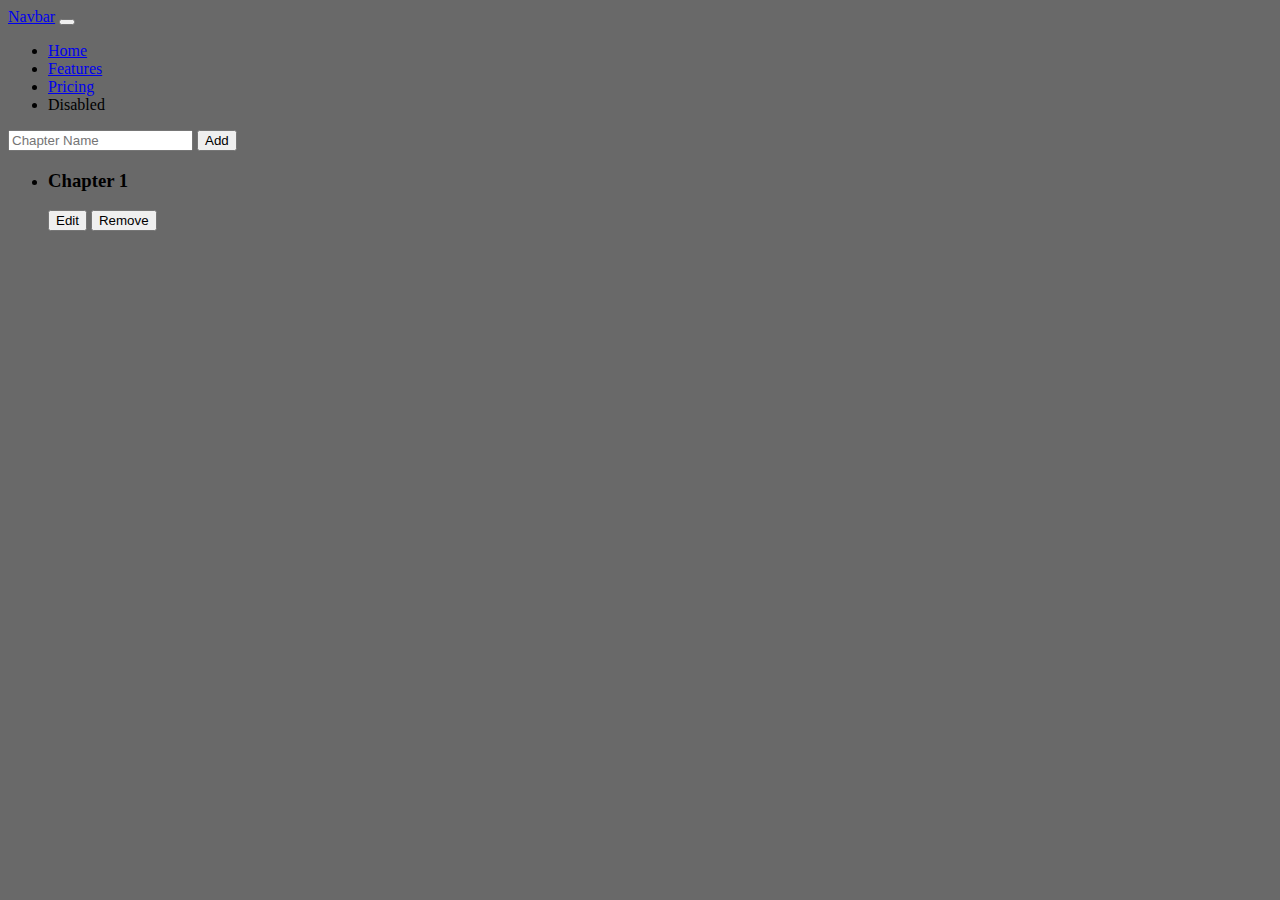
<file: crud_P2.html>
<!DOCTYPE html>
<html lang="en">
<head>
    <meta charset="UTF-8">
    <meta name="viewport" content="width=device-width, initial-scale=1.0">
    <link href="https://cdn.jsdelivr.net/npm/bootstrap@5.3.0/dist/css/bootstrap.min.css" rel="stylesheet" integrity="sha384-9ndCyUaIbzAi2FUVXJi0CjmCapSmO7SnpJef0486qhLnuZ2cdeRhO02iuK6FUUVM" crossorigin="anonymous">
    <title>Add Course Page</title>
    <style>
        body{
            background-color:dimgray;
        }
    </style>
</head>
<body>
    <header>
        <nav class="navbar navbar-expand-lg bg-body-secondary">
            <div class="container-fluid">
              <a class="navbar-brand" href="#">Navbar</a>
              <button class="navbar-toggler" type="button" data-bs-toggle="collapse" data-bs-target="#navbarNav" aria-controls="navbarNav" aria-expanded="false" aria-label="Toggle navigation">
                <span class="navbar-toggler-icon"></span>
              </button>
              <div class="collapse navbar-collapse" id="navbarNav">
                <ul class="navbar-nav">
                  <li class="nav-item">
                    <a class="nav-link active" aria-current="page" href="#">Home</a>
                  </li>
                  <li class="nav-item">
                    <a class="nav-link" href="#">Features</a>
                  </li>
                  <li class="nav-item">
                    <a class="nav-link" href="#">Pricing</a>
                  </li>
                  <li class="nav-item">
                    <a class="nav-link disabled">Disabled</a>
                  </li>
                </ul>
              </div>
            </div>
          </nav>      
    </header>
    <main>
        <div class="container mt-5 col-6">
            <div class="input-group mb-3">
                <input type="text" class="form-control" placeholder="Chapter Name" aria-label="Recipient's username" aria-describedby="button-addon2">
                <button id="add_btn" class="btn btn-outline-dark" type="button" id="button-addon2">Add</button>
            </div>
            <ul id="parentList" class="list-group">
                <li class="list-group-item d-flex justify-content-between">
                  <h3 class="flex-grow-1">Chapter 1</h3>
                  <button class="btn btn-outline-dark me-2" type="button" onClick="editChapter(this)">Edit</button>
                  <button class="btn btn-outline-dark" type="button" onClick="removeChapter(this)">Remove</button>
                </li>
            </ul>
        </div>
    </main>
    <script>
      // Create Operation 
        let addBtn= document.getElementById('add_btn');
        addBtn.addEventListener('click',addChapter);
        let parentList= document.getElementById('parentList');
        function addChapter(e){
          if(parentList.children[0].className=='emptyClass'){
            parentList.children[0].remove();
          }
           let currentBtn = e.currentTarget;
           let currentInput= currentBtn.previousElementSibling; //Grabbing content.
           
           let currChname= currentInput.value;
           let newLi= document.createElement('li');
          //  newLi.classList.add('list-group-item');
          //  newLi.classList.add('d-flex');
          //  newLi.classList.add('justify-content-between');
           newLi.className="list-group-item d-flex justify-content-between";

           newLi.innerHTML=`<h3 class="flex-grow-1">${currChname}</h3>
                  <button class="btn btn-outline-dark me-2" type="button" onClick="editChapter(this)">Edit</button>
                  <button class="btn btn-outline-dark" type="button" onClick="removeChapter(this)">Remove</button>`
           parentList.appendChild(newLi);
        }
        // Remove Operation
        function removeChapter(currElement){
             currElement.parentElement.remove() ;
             if(parentList.children.length<=0){
              let empty= document.createElement('h5');
              empty.classList.add('emptyClass');
              empty.textContent="Nothing to Remove.";
              parentList.appendChild(empty);
             }
              
        }
        // Edit Operation
        function editChapter(currElement){
          if(currElement.textContent=='Done!'){
            currElement.textContent='Edit';
            let currCh = currElement.previousElementSibling.value;
            let inp= document.createElement('h3');
          
           inp.className='flex-grow-1';
          
           inp.textContent= currCh ;
           currElement.parentElement.replaceChild(inp,currElement.previousElementSibling);
          }
          else{
           currElement.textContent='Done!';
           let currCh = currElement.previousElementSibling.textContent;
           let inp= document.createElement('input');
           inp.type='text';
           inp.className='form-control';
           inp.placeholder='Chapter Name';
           inp.value= currCh ;

           currElement.parentElement.replaceChild(inp,currElement.previousElementSibling);
           }
        }
        
        

    </script>
</body>
</html>
</file>
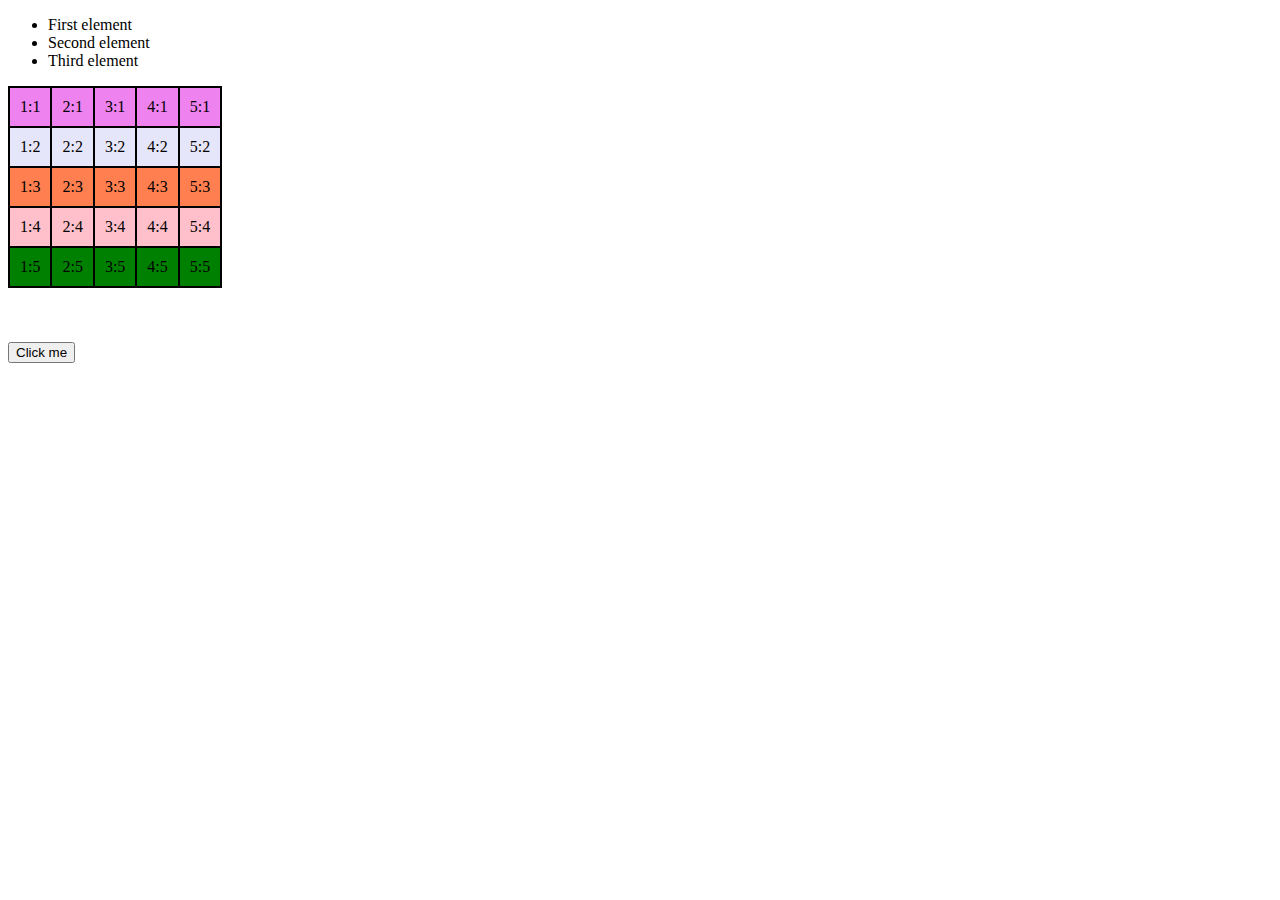
<file: DOM.html>
<!DOCTYPE html>
<html lang="en">
<head>
    <meta charset="UTF-8">
    <meta name="viewport" content="width=device-width, initial-scale=1.0">
    <title>DOM Manipulation</title>
    <style>
        table,tr,td{
            border: 2px solid black;
            border-collapse: collapse;
            padding: 10px;
        }
    </style>
</head>
<body>
        <ul>
            <li>First element</li>
            <li>Second element</li>
            <li>Third element</li>
        </ul>
        <table>
            <tr>
                <td>1:1</td>
                <td>2:1</td>
                <td>3:1</td>
                <td>4:1</td>
                <td>5:1</td>
            </tr>
            <tr>
                <td>1:2</td>
                <td>2:2</td>
                <td>3:2</td>
                <td>4:2</td>
                <td>5:2</td>
            </tr>
            <tr>
                <td>1:3</td>
                <td>2:3</td>
                <td>3:3</td>
                <td>4:3</td>
                <td>5:3</td>
            </tr>
            <tr>
                <td>1:4</td>
                <td>2:4</td>
                <td>3:4</td>
                <td>4:4</td>
                <td>5:4</td>
            </tr>
            <tr>
                <td>1:5</td>
                <td>2:5</td>
                <td>3:5</td>
                <td>4:5</td>
                <td>5:5</td>
            </tr>
        </table>
        <br> <br> <br>
        <button id="clickBtn" onclick="alert('Namaste World')">Click me</button>
        <script>
            //Root node
            console.log(document.documentElement); // window object ke saath attached Global variable is called document. 
            console.log(document.body);
            console.log(document.head);
            //children
            console.log(document.body.childNodes);
            console.log(document.body.children);
            // for (let node of document.body.children){
            //     console.log(node);
            // }
            console.log(document.body.firstChild);
            console.log(document.body.lastChild);
            console.log(document.body.firstElementChild);
            console.log(document.body.lastElementChild);
            console.log('BREAK');
            const childofBody = Array.from(document.body.children); // converting them into array.
            console.log(childofBody);

            //siblings
            console.log("SIBLINGS");
            const ulTag = document.body.children[0]
            console.log(ulTag.nextElementSibling);
            // code is there...
            //Tables
            const tableTag = document.body.children[1];
            console.log(tableTag.tBodies[0].rows[0].style="background-color:violet;");
            console.log(tableTag.tBodies[0].rows[1].style="background-color:lavender;");
            console.log(tableTag.tBodies[0].rows[2].style="background-color:coral;");
            console.log(tableTag.tBodies[0].rows[3].style="background-color:pink;");
            console.log(tableTag.tBodies[0].rows[4].style="background-color:green;");
            // function call(){
            //     alert("Thanks! :)")
            // }
            // clickBtn.onClick= call();
            //Events
           
        </script>
</body>
</html>
</file>
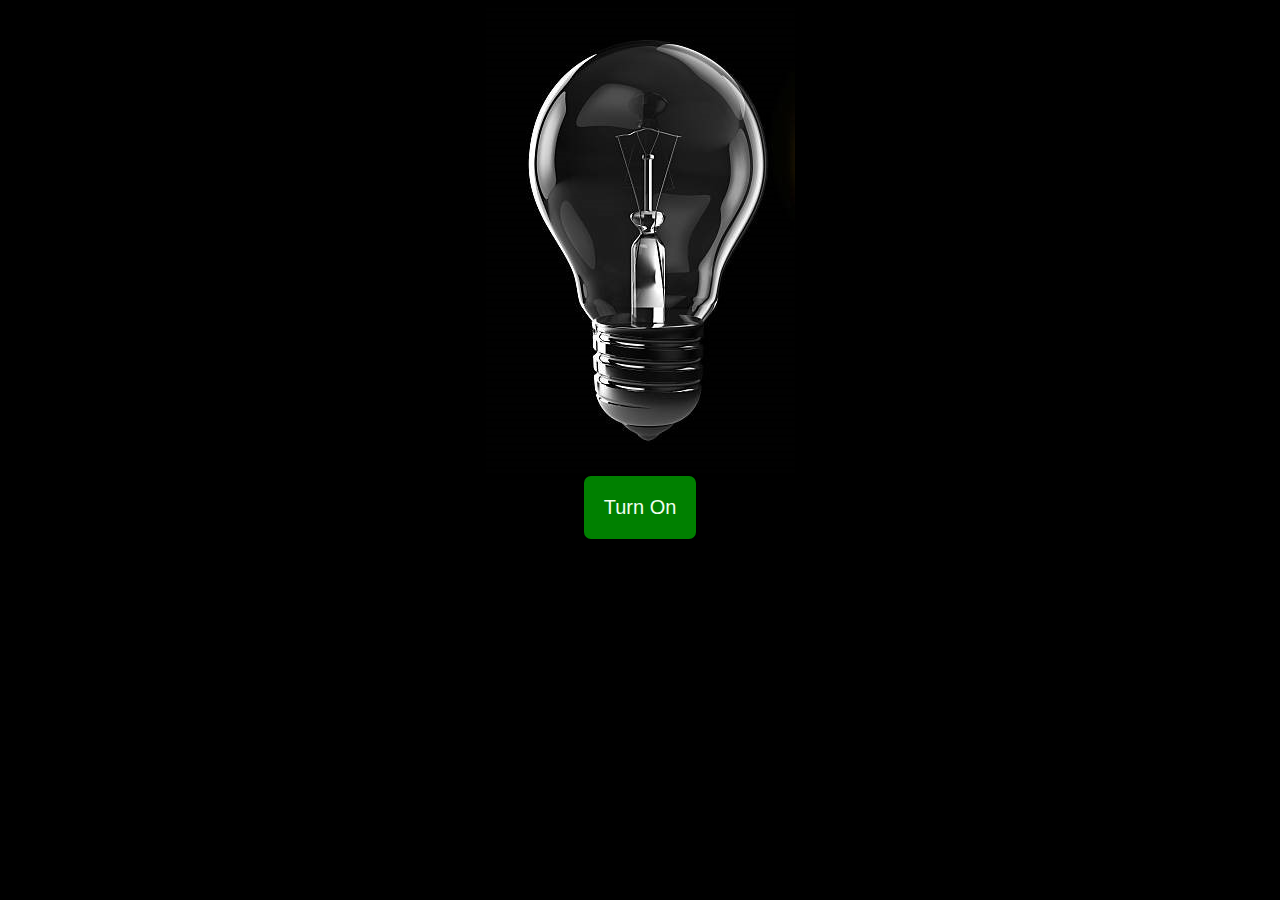
<file: light_P1.html>
<!DOCTYPE html>
<html lang="en">
<head>
    <meta charset="UTF-8">
    <meta name="viewport" content="width=device-width, initial-scale=1.0">
    <title>Switch Bulb</title>
    <style>
        body{
            background-color: black;
        }
        .center{
            display: block;
            margin-left: auto;
            margin-right: auto;
        }
        .btn{
            padding: 20px;
            background-color: green;
            border: 3px solid black;
            border-radius: 10px;
            font-family: Arial, Helvetica, sans-serif;
            font-size: 1.25em;
            color: honeydew;
        }
    </style>
</head>
<body>
    <img id="bulb" class="center" src="b_off.jpg" alt="Bulb off">
    <button id="toggleBtn" class="center btn">Turn On</button>

    <script>
     let btn= document.getElementById('toggleBtn');
     let bulb= document.getElementById('bulb');
     btn.addEventListener('click',toggleBulb);

     function toggleBulb(e){
        // if(btn.textContent=='Turn On'){
        //     bulb.src="b_on.jpg";
        // }
        if(btn.textContent.includes('Turn On')){
            bulb.src="b_on.jpg";
            btn.textContent="Turn Off";
        }
        else{
            bulb.src="b_off.jpg";
            btn.textContent="Turn On";
        }
       
     }

    </script>
</body>
</html>
</file>
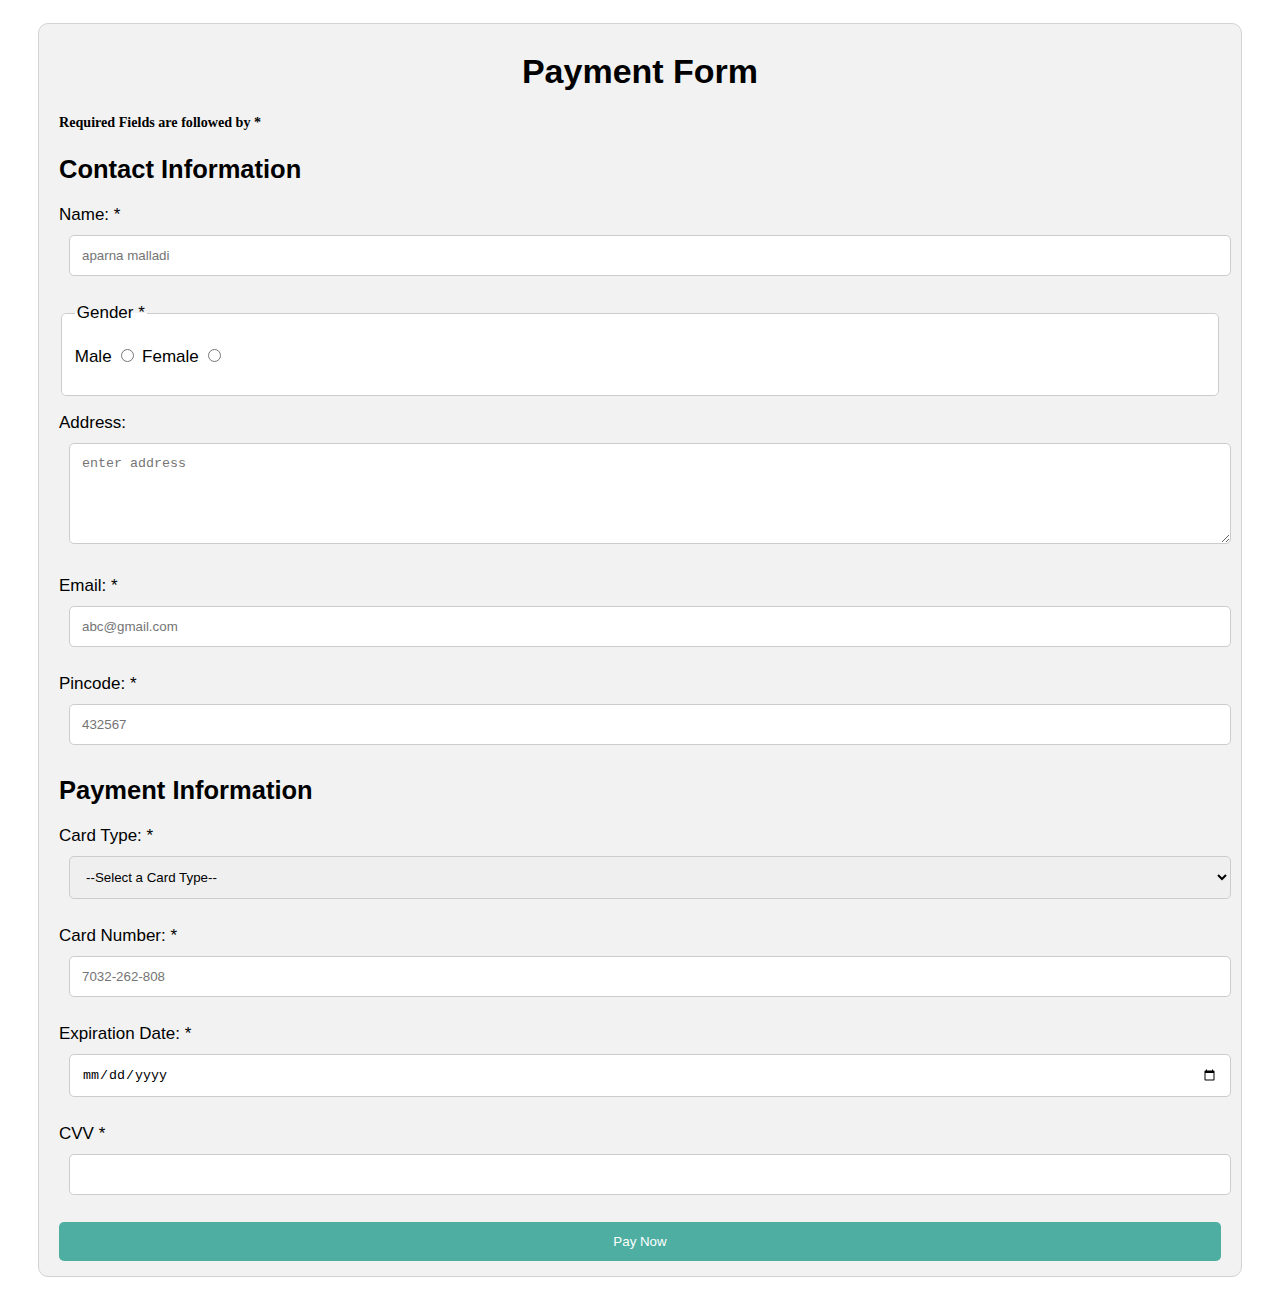
<file: Challenges/challenge.1.html>
<!DOCTYPE html>
<html lang="en">
<head>
    <meta charset="UTF-8">
    <meta http-equiv="X-UA-Compatible" content="IE=edge">
    <meta name="viewport" content="width=device-width, initial-scale=1.0">
    <title>Payment Form</title>
   <link rel="stylesheet" href="style.css">
</head>
<body>
    <div class="container">
    <form action="">
        <h1 class="main_heading">Payment Form</h1>
        <h5 class="req">Required Fields are followed by *</h5>
        <h2>Contact Information</h2>
        <p>Name: * <input type="text" name="name" placeholder="aparna malladi" required></p>
        <fieldset>
            <legend>Gender *</legend>
        <p>
            Male <input type="radio" name="gender" id="male" required>
            Female <input type="radio" name="gender" id="female" required>
        </p>
        </fieldset>
        <p>Address:<textarea name="address" id="address" cols="100" rows="5" placeholder="enter address"></textarea></p>
        <p>Email: * <input type="email" name="email" id="email" placeholder="abc@gmail.com" required></p>
        <p>Pincode: * <input type="number" name="pincode" id="pincode" required placeholder="432567"></p>
        <h2>Payment Information</h2>
        <p>Card Type: *
            <select name="card_type" id="card_type" required>
                <option value="">--Select a Card Type--</option>
                <option value="visa">Visa</option>
                <option value="rupay">Rupay</option>
                <option value="mastercard">MasterCard</option>
            </select>
        </p>
        <p>
            Card Number: * <input type="number" name="card_number" id="card_number"required placeholder="7032-262-808">
        </p>
        <p>
            Expiration Date: * <input type="date" name="exp_date" id="exp_date"required>
        </p>
        <p>CVV * <input type="password" name="cvv" id="cvv" required></p>
        <input type="submit" value="Pay Now">


    </form>
</div>
</body>
</html>
</file>
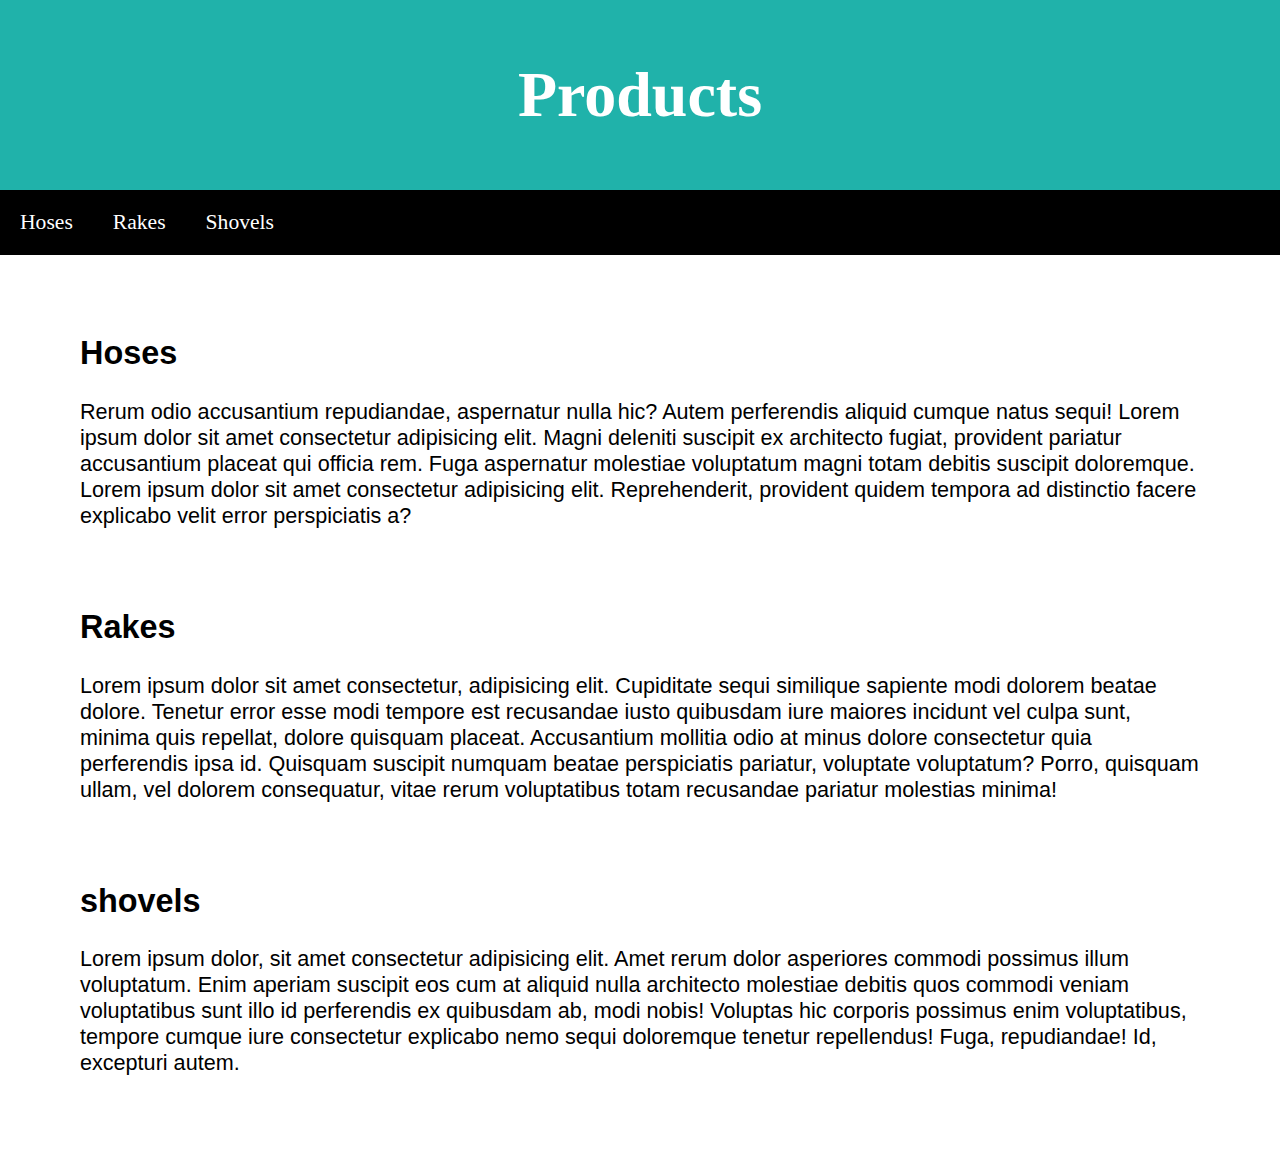
<file: Challenges/challenge.2.html>
<!DOCTYPE html>
<html lang="en">
<head>
    <meta charset="UTF-8">
    <meta name="viewport" content="width=device-width, initial-scale=1.0">
    <title>Position Challenge</title>
    <style>
        *{
            box-sizing: border-box;
        }
        body{
            margin: 0px;
        }
        header{
            background-color: lightseagreen;
            padding: 15px;
            text-align: center;
            color: white;
            font-size: 2em;
            font-family:'Times New Roman', Times, serif;
        }
        nav a {
            text-decoration: none;
            color: white;
            padding: 20px;
            float: left;
            font-size: 1.35em;
        }
        nav{
            background-color: black;
            overflow: hidden;
            top: 0px;
            position: sticky;
        }
        nav a:hover{
            color: lightseagreen;
            text-decoration: underline;
        }
        section{
            margin: 80px;
            font-family: Arial, Helvetica, sans-serif;
            font-size: 1.35em;
        }
    </style>
</head>
<body>
     <header>
        <h1>Products</h1>
    </header>
    <nav>
    <a href="#">Hoses</a>
    <a href="#">Rakes</a>
    <a href="#">Shovels</a>
    </nav>
    <main>
        <section>
            <h2>Hoses</h2>
            Rerum odio accusantium repudiandae, aspernatur nulla hic? Autem perferendis aliquid cumque natus sequi! Lorem ipsum dolor sit amet consectetur adipisicing elit. Magni deleniti suscipit ex architecto fugiat, provident pariatur accusantium placeat qui officia rem. Fuga aspernatur molestiae voluptatum magni totam debitis suscipit doloremque. Lorem ipsum dolor sit amet consectetur adipisicing elit. Reprehenderit, provident quidem tempora ad distinctio facere explicabo velit error perspiciatis a?
        </section>
        <section>
            <h2>Rakes</h2>
            Lorem ipsum dolor sit amet consectetur, adipisicing elit. Cupiditate sequi similique sapiente modi dolorem beatae dolore. Tenetur error esse modi tempore est recusandae iusto quibusdam iure maiores incidunt vel culpa sunt, minima quis repellat, dolore quisquam placeat. Accusantium mollitia odio at minus dolore consectetur quia perferendis ipsa id. Quisquam suscipit numquam beatae perspiciatis pariatur, voluptate voluptatum? Porro, quisquam ullam, vel dolorem consequatur, vitae rerum voluptatibus totam recusandae pariatur molestias minima!
        </section>
        <section>
            <h2>shovels</h2>
            Lorem ipsum dolor, sit amet consectetur adipisicing elit. Amet rerum dolor asperiores commodi possimus illum voluptatum. Enim aperiam suscipit eos cum at aliquid nulla architecto molestiae debitis quos commodi veniam voluptatibus sunt illo id perferendis ex quibusdam ab, modi nobis!  Voluptas hic corporis possimus enim voluptatibus, tempore cumque iure consectetur explicabo nemo sequi doloremque tenetur repellendus! Fuga, repudiandae! Id, excepturi autem.
        </section>
    </main>
</body>
</html>
</file>
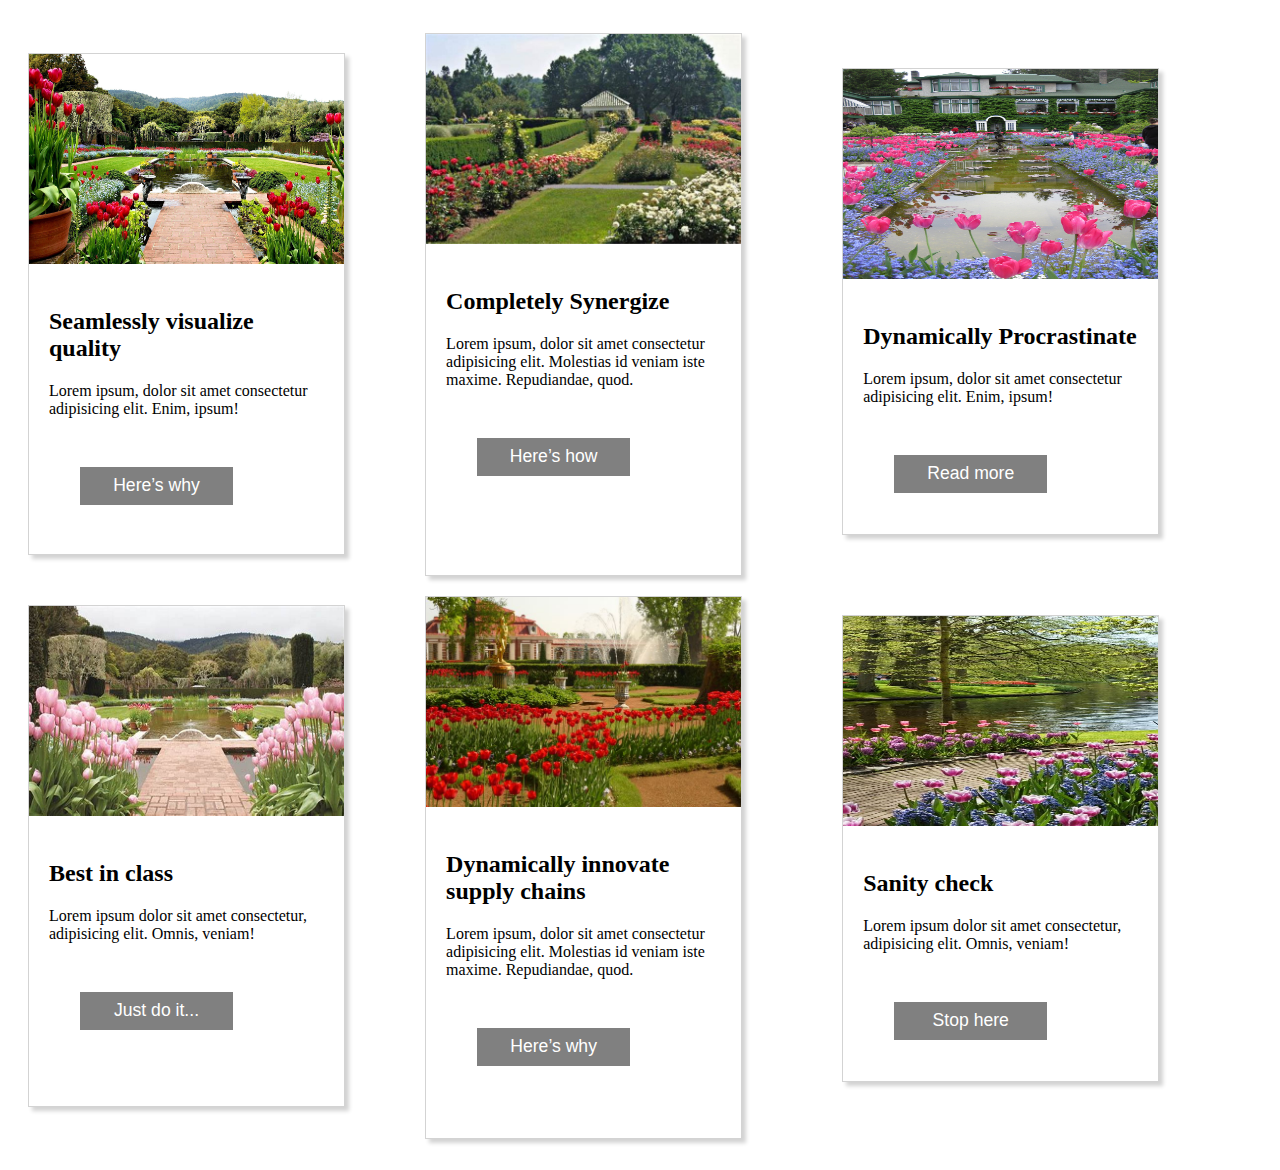
<file: Challenges/challenge.3.html>
<!DOCTYPE html>
<html lang="en">
<head>
    <meta charset="UTF-8">
    <meta name="viewport" content="width=device-width, initial-scale=1.0">
    <title>Flex Box 2</title>
    <style>
      .big{
          display: flex;
      }
      .parent{
        display: block;
        width: 33%;
        margin-top: 45px;
        margin-bottom: 45px;
      }
      .child1{
        height: 47%;
        width: 315px;
        border: 1.5px solid lightgray;
        background-color: white;
        margin-left: 20px;
        box-shadow: 4px 4px 4px lightgray;
      }
      .content1{
        padding: 20px;
      }
      .pic1{
        height: 210px ;
        width: 100%;
      }
      
      input[type="submit"]{
        padding: 6px;
        width: 155px;
        height: 40px;
        font-size: 1.1em;
        background-color: grey;
        color: white;
        border: 1px solid white;
        margin: 30px;
      }
      .daddy{
        display: block;
        width: 33%;
        margin-top: 25px;
        margin-bottom: 25px;
      }
      .child2{
        height: 49%;
        width: 315px;
        border: 1.5px solid lightgray;
        background-color: white;
       
        box-shadow: 4px 4px 4px lightgray;
      }
      .content2{
        padding: 20px;
      }
      .pic2{
        height: 210px ;
        width: 100%;
      }
      .mommy{
        display: block;
        width: 33%;
        margin-top: 60px;
        margin-bottom: 60px;
      }
      .child3{
        height: 45%;
        width: 315px;
        border: 1.5px solid lightgray;
        background-color: white;
        
        box-shadow: 4px 4px 4px lightgray;
      }
      .content3{
        padding: 20px;
      }
      .pic3{
        height: 210px ;
        width: 100%;
      }
      .pro1{
        margin-bottom: 50px;
      }
      .pro2{
        margin-bottom: 20px;
      }
      .pro3{
        margin-bottom: 80px;
      }
      
    </style>
</head>
<body>
   <div class="big">
    <div class="parent">
      <div class="child1 pro1">
        <img class="pic1" src="pictures/1.jpg" alt="">
        <div class="content1">
          <h2>Seamlessly visualize quality</h2>
         Lorem ipsum, dolor sit amet consectetur adipisicing elit. Enim, ipsum!
         <br> <br>
         <input type="submit" value="Here&#8217;s why">
        </div>
      </div>
      <div class="child1 final1">
        <img class="pic1" src="pictures/2.jpg" alt="">
        <div class="content1">
          <h2>Best in class</h2>
        Lorem ipsum dolor sit amet consectetur, adipisicing elit. Omnis, veniam!
        <br> <br>
        <input type="submit" value="Just do it...">
        </div>
      </div>
  </div>
  <div class="daddy">
    <div class="child2 pro2">
      <img class="pic2" src="pictures/3.jpg" alt="">
      <div class="content2">
        <h2>Completely Synergize</h2>
        Lorem ipsum, dolor sit amet consectetur adipisicing elit. Molestias id veniam iste maxime. Repudiandae, quod.
      <br><br>
      <input type="submit" value="Here&#8217;s how">
      </div>
    </div>
    <div class="child2 final2">
      <img class="pic2" src="pictures/4.jpg" alt="">
      <div class="content2">
        <h2>Dynamically innovate supply chains</h2>
        Lorem ipsum, dolor sit amet consectetur adipisicing elit. Molestias id veniam iste maxime. Repudiandae, quod.
      <br><br>
      <input type="submit" value="Here&#8217;s why">
      </div>
    </div>
  </div>
  <div class="mommy">
    <div class="child3 pro3">
      <img class="pic3" src="pictures/5.jpg" alt="">
      <div class="content3">
        <h2>Dynamically Procrastinate</h2>
       Lorem ipsum, dolor sit amet consectetur adipisicing elit. Enim, ipsum!
       <br> <br>
       <input type="submit" value="Read more">
      </div>
    </div>
    <div class="child3 final3">
      <img class="pic3" src="pictures/6.jpg" alt="">
      <div class="content1">
        <h2>Sanity check</h2>
      Lorem ipsum dolor sit amet consectetur, adipisicing elit. Omnis, veniam!
      <br> <br>
      <input type="submit" value="Stop here">
      </div>
    </div>
</div>
   </div>
</body>
</html>
</file>
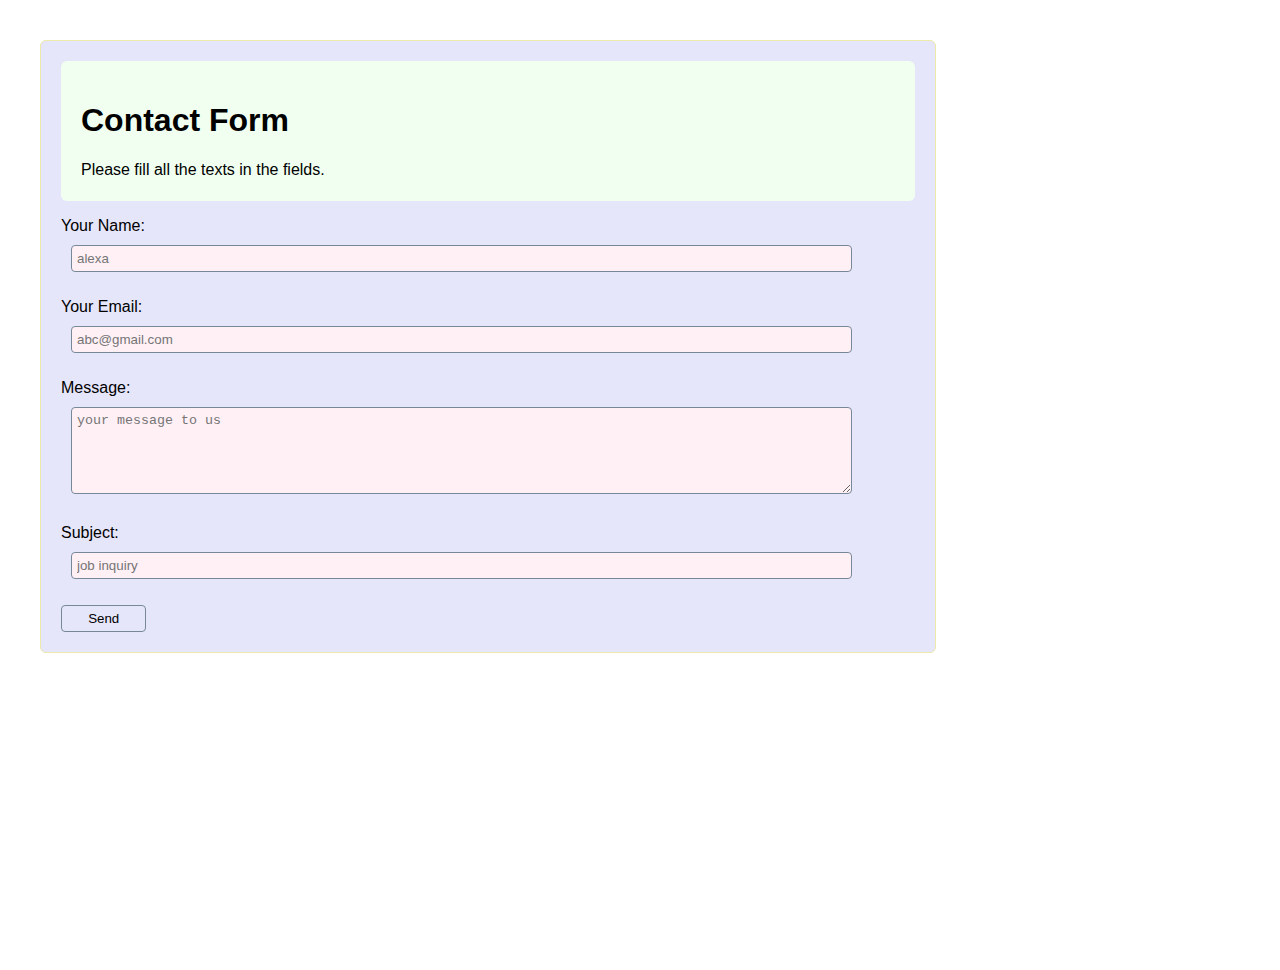
<file: Challenges/challenge1.html>
<!DOCTYPE html>
<html lang="en">
<head>
    <meta charset="UTF-8">
    <meta name="viewport" content="width=device-width, initial-scale=1.0">
    <title>My own payment form</title>
    <style>
        html{
            height: 100%;
        }
        body{
            padding: 30px;
            margin: 10px;
            width: 70%;
            height: 100%;
            font-family: Verdana, Geneva, Tahoma, sans-serif;
            
        }
        .container{
            
            border: 1px solid palegoldenrod;
            border-radius: 6px;
            padding: 20px;
            background-color:lavender;
        }
        h1,h4{
            font-family: Verdana, Geneva, Tahoma, sans-serif;
        }
        input[type="text"],input[type="email"],textarea{
           width: 90%;
           margin: 10px;
           padding: 5px;
           background-color:lavenderblush;
           border: 1px solid lightslategray;
           border-radius: 4px;
        }
        header{
          background-color: honeydew;
          border-radius: 6px;
          height: 100px;
          padding: 20px;
        }
        input[type="submit"]{
            border: 1px solid lightslategray;
            border-radius: 4px;
            background-color:lavender;
            cursor: pointer;
            padding: 5px;
            width: 10%;
            font-family: Verdana, Geneva, Tahoma, sans-serif;
        }
        input[type="submit"]:hover{
            background-color: azure;
        }

        
    </style>
</head>
<body>
    <div class="container">
        <form action="#" method="get">
            <header>
                 <h1>Contact Form</h1>
                <p>Please fill all the texts in the fields.</p>
            </header>
            
            <p> Your Name: <input type="text" name="name" id="name" placeholder="alexa"></p>
            <p>Your Email: <input type="email" placeholder="abc@gmail.com"></p>
            <p>Message: <textarea name="message" id="message" cols="100" rows="5" placeholder="your message to us"></textarea></p>
            <p>Subject: <input type="text" placeholder="job inquiry"></p>
            <input type="submit" value="Send">
        </form>
    </div>
    
</body>
</html>
</file>
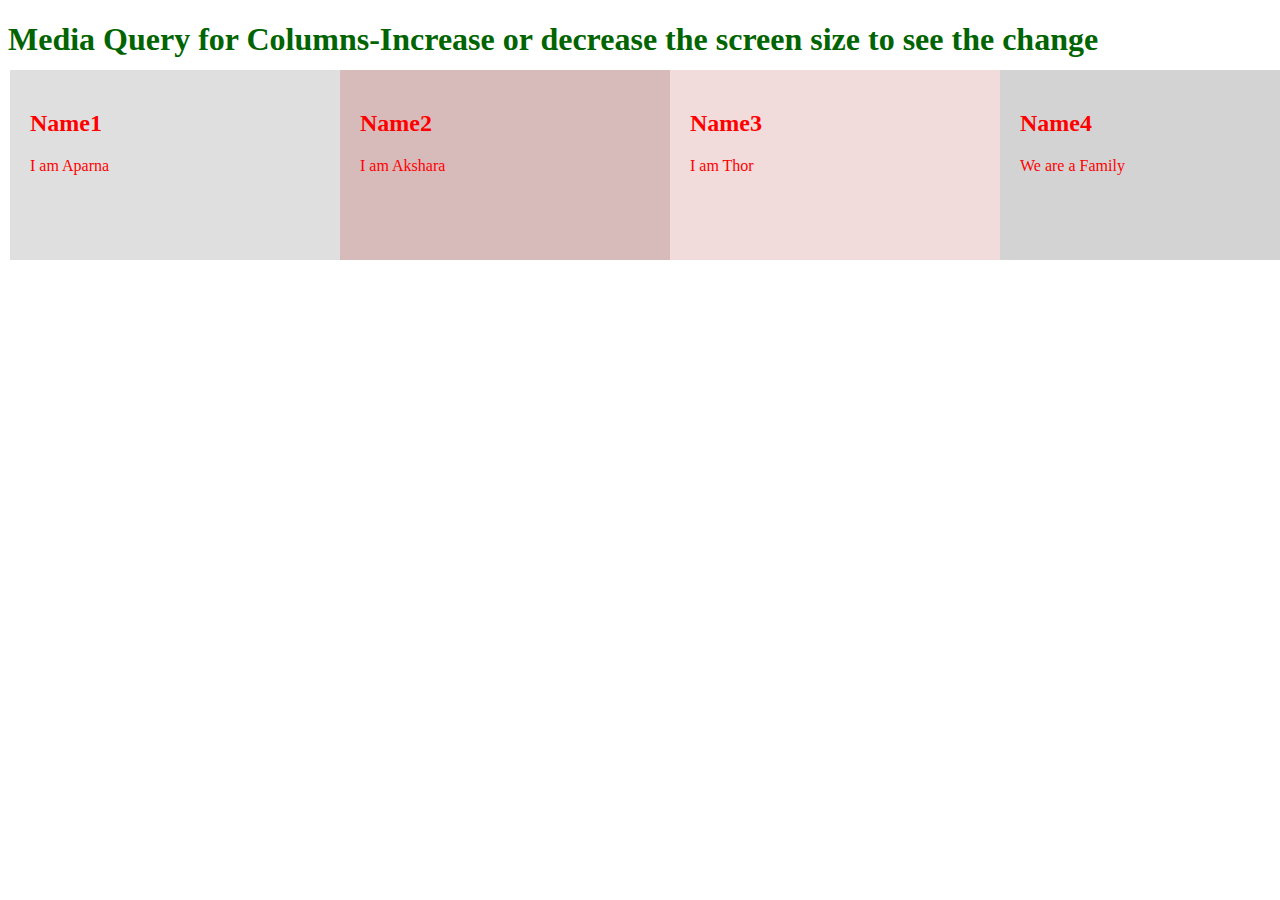
<file: Challenges/challenge2.html>
<!DOCTYPE html>
<html lang="en">
<head>
    <meta charset="UTF-8">
    <meta name="viewport" content="width=device-width, initial-scale=1.0">
    <title>Media query challenge</title>
    <style>
        h1{
            color:darkgreen;
        }
        .A,.B,.C,.D{
            color: red; 
            box-sizing: content-box;
            padding: 20px;
            
        }
        @media screen and (min-width:1000px){
            .A{
                position: absolute;
                top: 20px;
                left: 10px;
                height:150px;
                width:300px ;
                background-color: rgba(211, 211, 211, 0.735);
                margin-top:50px;
            }
            .B{
                position: absolute;
                top: 20px;
                left: 340px;
                height:150px;
                width:300px ;
                background-color: rgb(215, 186, 186);
                margin-top:50px;
            }
            .C{
                position: absolute;
                top: 20px;
                left: 670px;
                height:150px;
                width: 300px;
                background-color: rgb(242, 219, 219);
                margin-top:50px;
            }
            .D{
                position: absolute;
                top: 20px;
                left: 1000px;
                height:150px;
                width: 300px ;
                background-color:lightgrey;
                margin-top:50px;
            }
        }
        @media screen and (min-width:600px) and (max-width:999px){
            .A{
                position: absolute;
                top: 100px;
                left: 10px;
                height:150px;
                width:50%;
                background-color: rgba(211, 211, 211, 0.735);
            }
            .B{
                position: absolute;
                
                top: 100px;
                left: 340px;
                height:150px;
                width:50%;
                background-color: rgb(215, 186, 186);

            }
            .C{
                position: absolute;
                top: 270px;
                left: 10px;
                height:150px;
                width: 50%;
                background-color: rgb(242, 219, 219);
            }
            .D{
                position: absolute;
                top: 270px;
                left: 340px;
                height:150px;
                width: 50% ;
                background-color:lightgrey;

            }
        }
        @media screen and (max-width:599px){
            h1{
                width: 90%;
            }
            .A{
                position: absolute;
                top: 150px;
                left: 5px;
                height:150px;
                width:100%;
                background-color: rgba(211, 211, 211, 0.735);
            }
            .B{
                position: absolute;
                
                top: 320px;
                left: 5px;
                height:150px;
                width:100%;
                background-color: rgb(215, 186, 186);

            }
            .C{
                position: absolute;
                top: 490px;
                left: 5px;
                height:150px;
                width: 100%;
                background-color: rgb(242, 219, 219);
            }
            .D{
                position: absolute;
                top: 660px;
                left: 5px;
                height:150px;
                width: 100% ;
                background-color:lightgrey;

            }
        }

    </style>
</head>
<body>
    <h1>Media Query for Columns-Increase or decrease the screen size to see the change</h1>
    
     <div>
        <div class="A">
            <h2>Name1</h2>
            <p>I am Aparna</p>
        </div>
        <div class="B">
            <h2>Name2</h2>
            <p>I am Akshara</p>
        </div>
        <div class="C">
            <h2>Name3</h2>
            <p>I am Thor</p>
        </div>
        <div class="D">
            <h2>Name4</h2>
            <p>We are a Family</p>
        </div>

     </div>

</body>
</html>
</file>
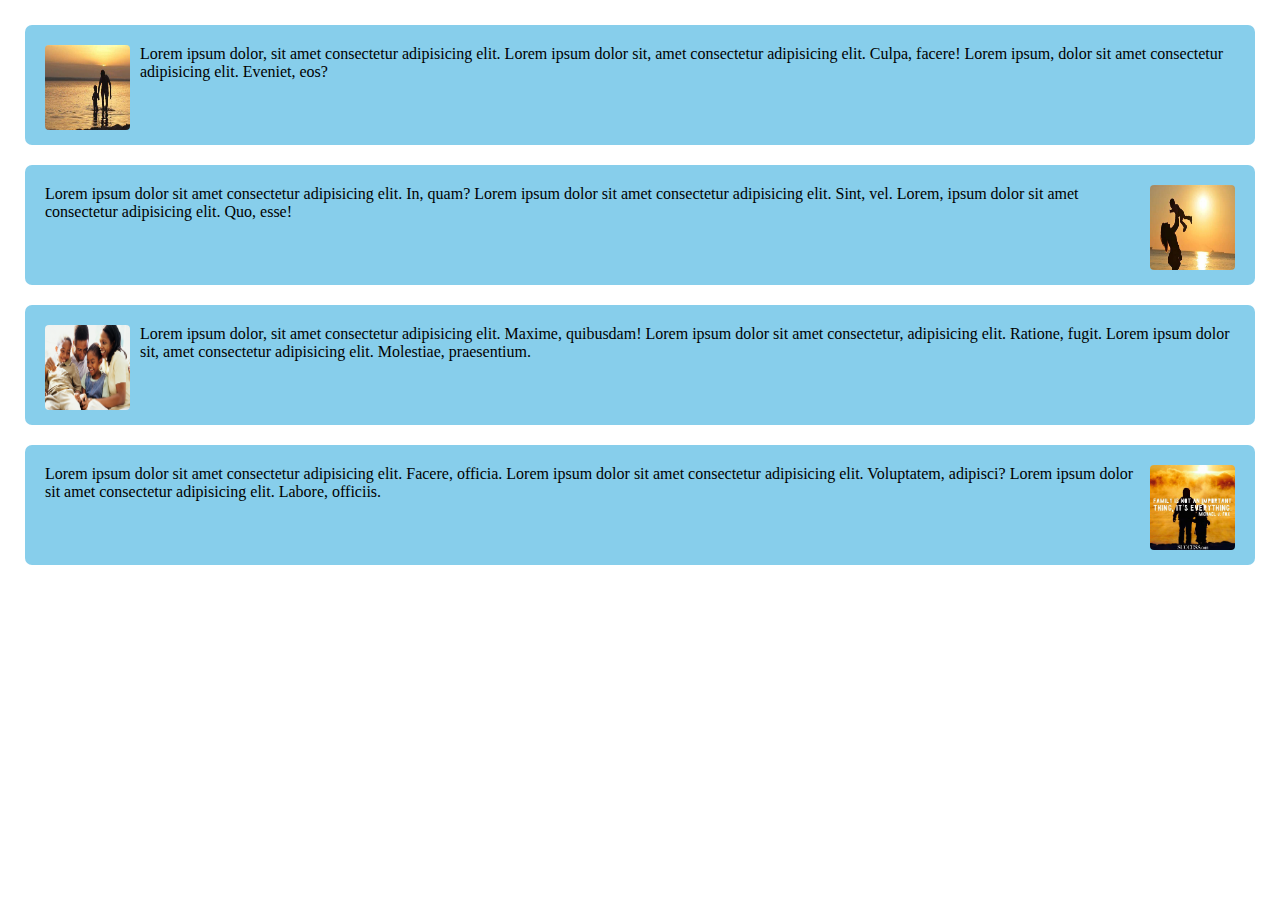
<file: Challenges/challenge3.html>
<!DOCTYPE html>
<html lang="en">
<head>
    <meta charset="UTF-8">
    <meta name="viewport" content="width=device-width, initial-scale=1.0">
    <title>Float property challenge</title>
    <style>
        body{
            margin: 20px;
        }
        .big{
            display: grid;
            grid-gap: 10px;
            grid-template-rows: repeat(4,130px);
        }
        .dad,.mom,.fam,.family{
        background-color: skyblue;
        border-radius: 7px;
        padding: 20px;
        margin: 5px;
        }
        #imga,#imgc{
            height: 85px;
            width: 85px;
            float: left;
            border-radius: 4px;
            margin-right: 10px;
           
        }
        #imgb,#imgd{
            height: 85px;
            width: 85px;
            float: right;
            border-radius: 4px;
            margin-left: 10px;
        }

    </style>
</head>
<body>
    <div class="big">
        <div class="dad">
            <img id="imga" src="father.jpg" alt="Father">
            Lorem ipsum dolor, sit amet consectetur adipisicing elit. Lorem ipsum dolor sit, amet consectetur adipisicing elit. Culpa, facere! Lorem ipsum, dolor sit amet consectetur adipisicing elit. Eveniet, eos?</div>
        <div class="mom">
           <img id="imgb" src="mother.jpg" alt="mother">
            Lorem ipsum dolor sit amet consectetur adipisicing elit. In, quam? Lorem ipsum dolor sit amet consectetur adipisicing elit. Sint, vel. Lorem, ipsum dolor sit amet consectetur adipisicing elit. Quo, esse!</div>
        <div class="fam">
            <img id="imgc" src="fam.jpg" alt="Fam">
            Lorem ipsum dolor, sit amet consectetur adipisicing elit. Maxime, quibusdam! Lorem ipsum dolor sit amet consectetur, adipisicing elit. Ratione, fugit. Lorem ipsum dolor sit, amet consectetur adipisicing elit. Molestiae, praesentium.</div>
        <div class="family">
            <img id="imgd" src="family.jpg" alt="Family">
            Lorem ipsum dolor sit amet consectetur adipisicing elit. Facere, officia. Lorem ipsum dolor sit amet consectetur adipisicing elit. Voluptatem, adipisci? Lorem ipsum dolor sit amet consectetur adipisicing elit. Labore, officiis.</div>
    </div>
</body>
</html>
</file>
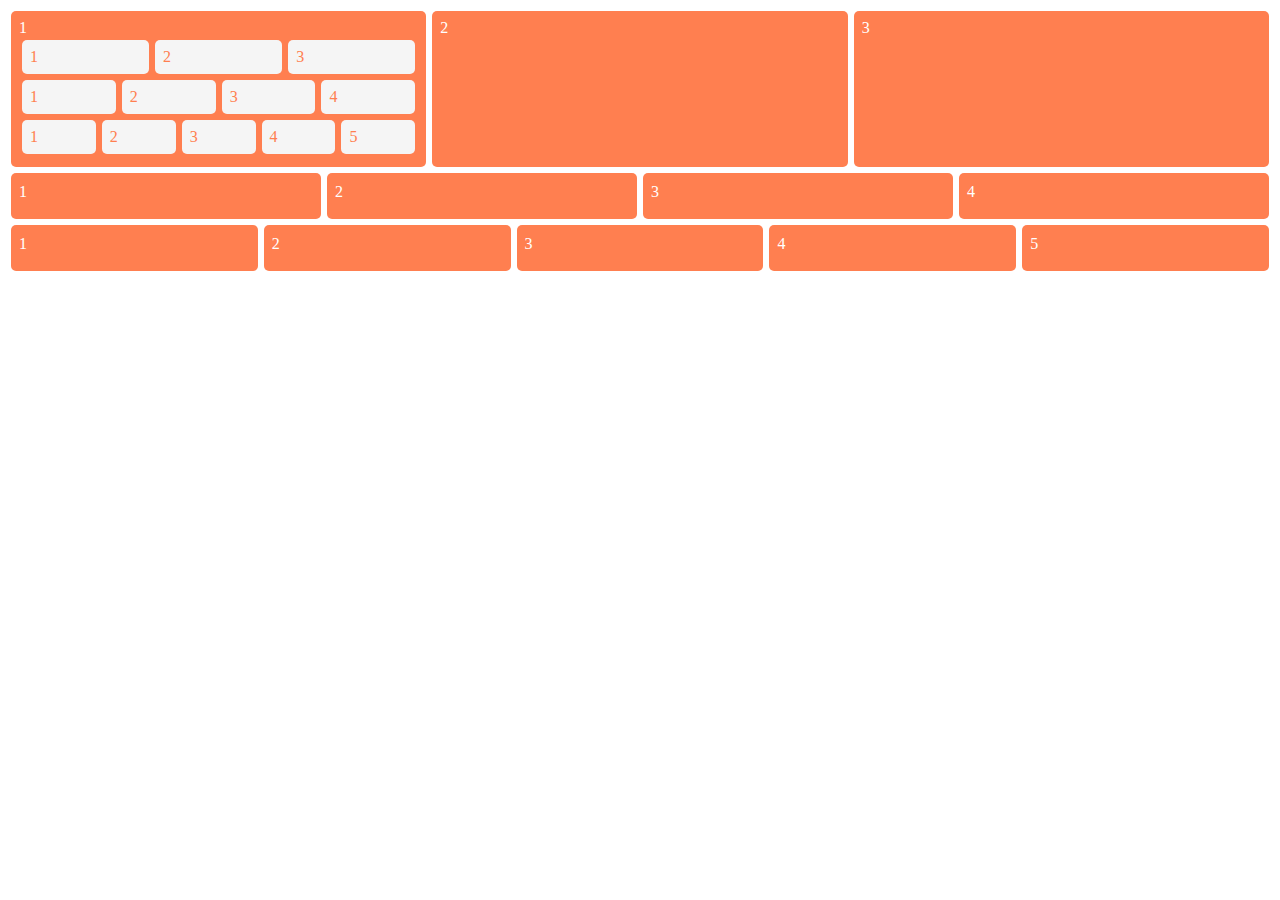
<file: Challenges/challenge5.html>
<!DOCTYPE html>
<html lang="en">
<head>
    <meta charset="UTF-8">
    <meta name="viewport" content="width=device-width, initial-scale=1.0">
    <title>Flex Box 1</title>
    <style>
       .flex-container1,.flex-container2,.flex-container3{
        display: flex;
       }
       .item{
        height: 140px;
        width: 33%;
        background-color: coral;
        margin: 3px;
        padding: 8px;
        border-radius: 5px;
        color: white;
       }
       .box{
        height: 30px;
        width: 24%;
        background-color:coral ;
        margin: 3px;
        padding: 8px;
        border-radius: 5px;
        color: white;
        line-height: 1.4;
       }
       .dab{
        height: 30px;
        width: 20%;
        background-color:coral ;
        margin: 3px;
        padding: 8px;
        border-radius: 5px;
        color: white;
        line-height: 1.4;
       }
      .aparna,.akshara,.amma{
        display: flex;
       }
       .phone{
            height:12%;
            width: 33%;
            background-color: whitesmoke;
            color: coral;
            border-radius: 5px;
            margin: 3px;
            padding: 8px;
       } 
       .phoneaa{
            height:12%;
            width: 24%;
            background-color: whitesmoke;
            color: coral;
            border-radius: 5px;
            margin: 3px;
            padding: 8px;
       } 
       .phonebb{
            height:12%;
            width: 20%;
            background-color: whitesmoke;
            color: coral;
            border-radius: 5px;
            margin: 3px;
            padding: 8px;
       } 
    </style>
</head>
<body>
    <div class="flex-container1">
        <div class="item item1">1 
                <div class="aparna">
                    <div class="phone">1</div>
                    <div class="phone">2</div>
                    <div class="phone">3</div>
                </div>
                <div class="akshara">
                    <div class="phoneaa">1</div>
                    <div class="phoneaa">2</div>
                    <div class="phoneaa">3</div>
                    <div class="phoneaa">4</div>
                </div>
                <div class="amma">
                    <div class="phonebb">1</div>
                    <div class="phonebb">2</div>
                    <div class="phonebb">3</div>
                    <div class="phonebb">4</div>
                    <div class="phonebb">5</div>
                </div>

                
        </div>
        <div class="item item2">2</div>
        <div class="item item3">3</div>
    </div>
    <div class="flex-container2">
        <div class="box box1">1</div>
        <div class="box box2">2</div>
        <div class="box box3">3</div>
        <div class="box box4">4</div>
    </div>
    <div class="flex-container3">
        <div class="dab dab1">1</div>
        <div class="dab dab2">2</div>
        <div class="dab dab3">3</div>
        <div class="dab dab4">4</div>
        <div class="dab dab5">5</div>
    </div>

</body>
</html>
</file>
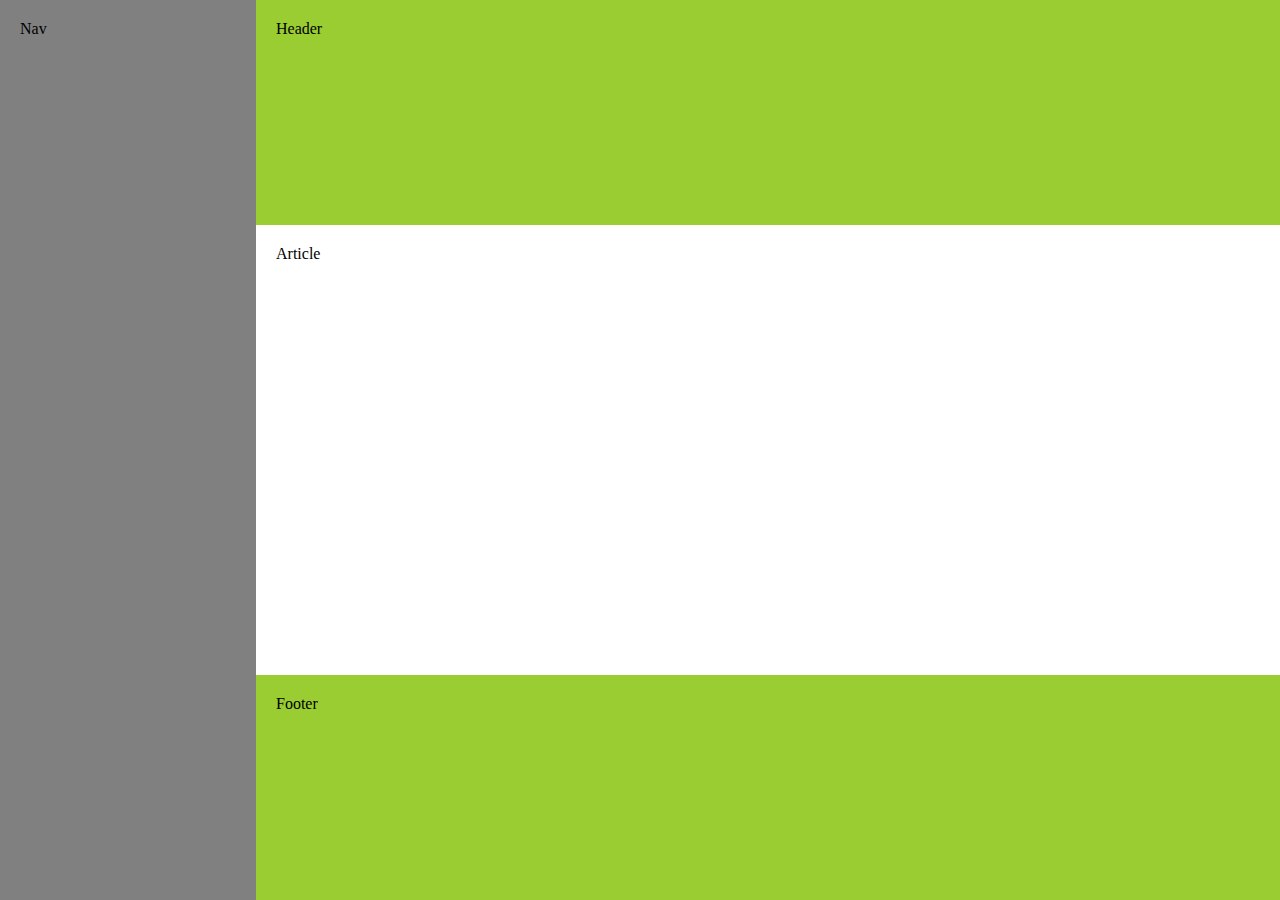
<file: Challenges/challenge7.html>
<!DOCTYPE html>
<html lang="en">
<head>
    <meta charset="UTF-8">
    <meta name="viewport" content="width=device-width, initial-scale=1.0">
    <title>Flex box 3</title>
    <style>
        body{
            margin: 0px;
        }
        *{
            box-sizing: border-box;
        }
        .a1{
            display: flex;
        }
        .HAF{
            display: block;
        }
        .nav{
          height: 100vh;
          background-color: grey;
          width: 20vw ;
          padding: 20px;
        }
        .b1{
            width: 80vw;
            background-color: yellowgreen;
            height: 25vh;
            padding: 20px;
        }
        .b2{
            width: 80vw ;
            background-color: white;
            height: 50vh;
            padding: 20px;

        }
       .b3{
            width: 80vw;
            background-color: yellowgreen;
            height: 25vh;
            padding: 20px;
       }
      

        
    </style>
</head>
<body> 
    <div class="a1">
        <div class="nav">Nav</div>
        <div class="HAF">
              <div class="b1">Header</div>
              <div class="b2">Article</div>
              <div class="b3">Footer</div>
        </div>
    </div>
</body>
</html>
</file>
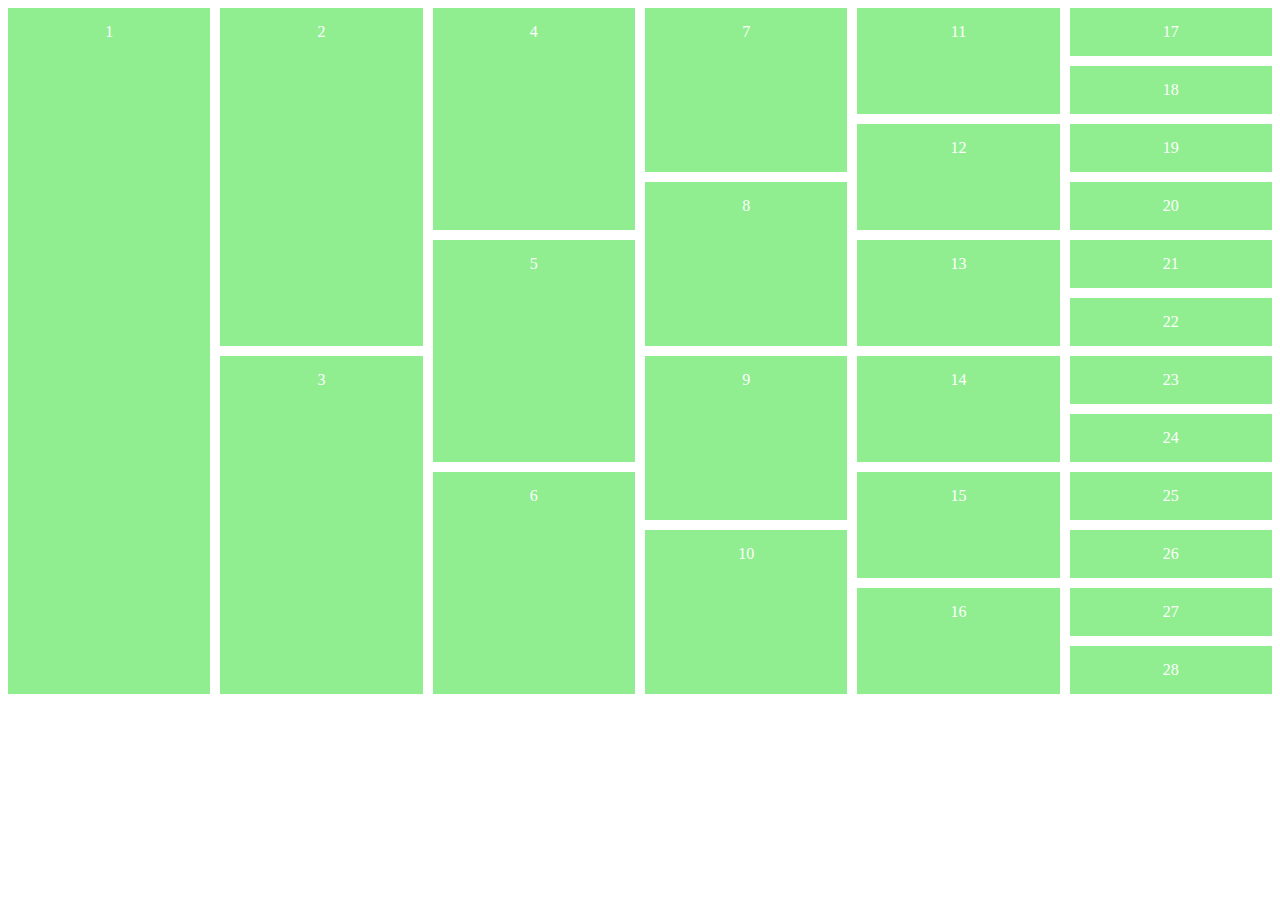
<file: Challenges/challenge8.html>
<!DOCTYPE html>
<html lang="en">
<head>
    <meta charset="UTF-8">
    <meta name="viewport" content="width=device-width, initial-scale=1.0">
    <title>CSS grid 1</title>
    <style>
        .parent{
            display: grid; 
            grid-template-columns: repeat(6,1fr);
            grid-gap: 10px;
           
        }
        .child1,.child2,.child3,.child4,.child5,.child6{
               text-align: center;
               line-height: 3;
        }
        .child1{
           display: grid;
           grid-template-rows: repeat(1,1fr);
        }
        .nest0{
            background-color: lightgreen;
            color: white;
        }
        .child2{
            display: grid;
            grid-template-rows: repeat(2,1fr);
            grid-gap: 10px;
        }
        .nest1{
            background-color: lightgreen;
            color: white;
        }
        .child3{
            display: grid;
            grid-template-rows: repeat(3,1fr);
          grid-gap: 10px;
        }
        .nest2{
            background-color: lightgreen;
            color: white;
        }
        .child4{
            display: grid;
            grid-template-rows: repeat(4,1fr);
          grid-gap: 10px;
        }
        .nest3{
            background-color: lightgreen;
            color: white;
        }
        .child5{
            display: grid;
            grid-template-rows: repeat(6,1fr);
          grid-gap: 10px;
        }
        .nest4{
            background-color: lightgreen;
            color: white;
        }
        .child6{
            display: grid;
            grid-template-rows: repeat(12,1fr);
          grid-gap: 10px;
        }
        .nest5{
            background-color: lightgreen;
            color: white;
        }
    </style>
</head>
<body>
    <div class="parent">
        <div class="child1">
            <div class="nest0">1</div>
        </div>
        <div class="child2">
              <div class="nest1">2</div>
              <div class="nest1">3</div>
        </div>
        <div class="child3">
            <div class="nest2">4</div>
            <div class="nest2">5</div>
            <div class="nest2">6</div>
        </div>

        <div class="child4">
            <div class="nest3">7</div>
            <div class="nest3">8</div>
            <div class="nest3">9</div>
            <div class="nest4">10</div>
        </div>
        <div class="child5">
           <div class="nest4">11</div>
           <div class="nest4">12</div>
           <div class="nest4">13</div>
           <div class="nest4">14</div>
           <div class="nest4">15</div>
           <div class="nest4">16</div>
        </div>
        <div class="child6">
            <div class="nest5">17</div>
            <div class="nest5">18</div>
            <div class="nest5">19</div>
            <div class="nest5">20</div>
            <div class="nest5">21</div>
            <div class="nest5">22</div>
            <div class="nest5">23</div>
            <div class="nest5">24</div>
            <div class="nest5">25</div>
            <div class="nest5">26</div>
            <div class="nest5">27</div>
            <div class="nest5">28</div>
        </div>
    </div>
</body>
</html>
</file>
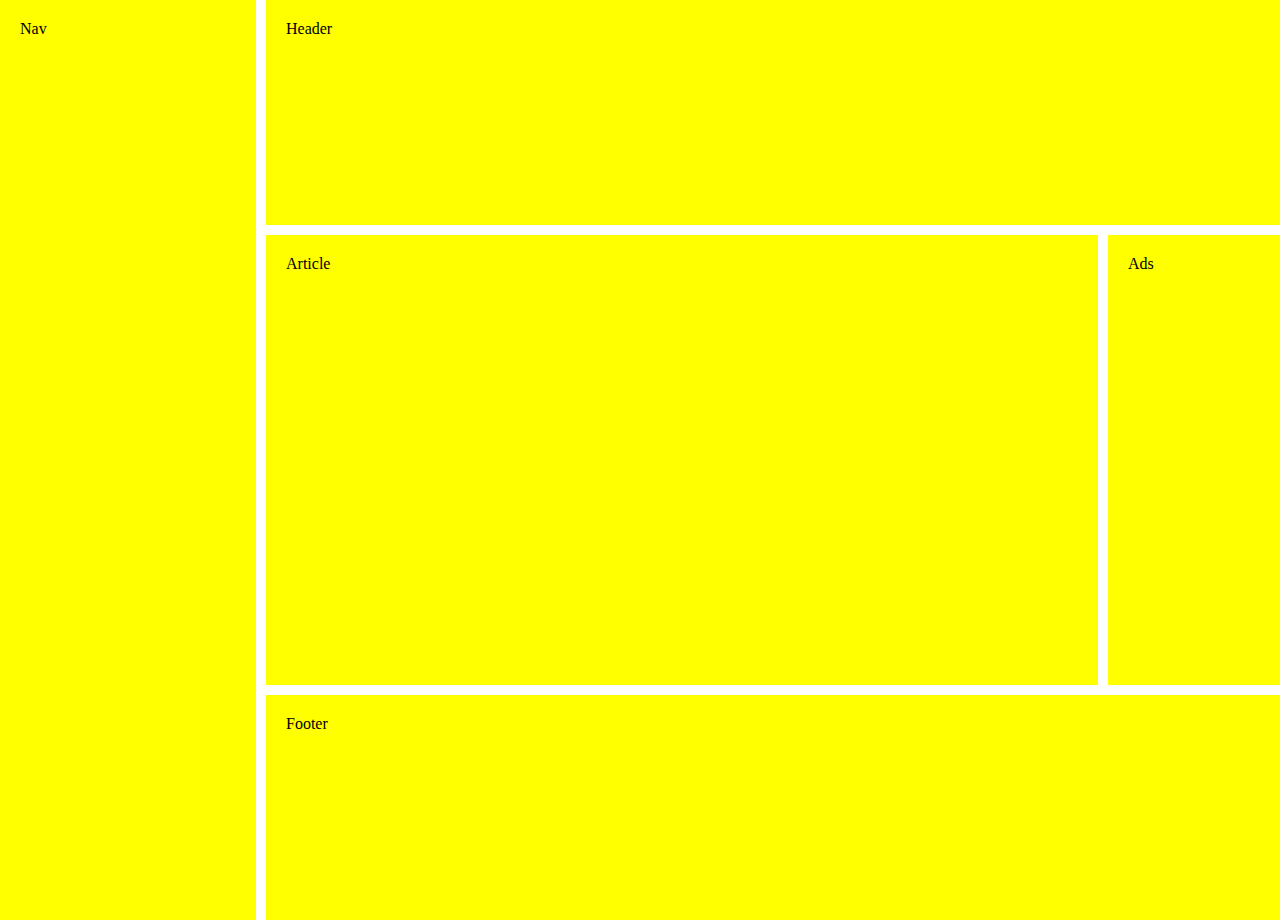
<file: Challenges/challenge9.html>
<!DOCTYPE html>
<html lang="en">
<head>
    <meta charset="UTF-8">
    <meta name="viewport" content="width=device-width, initial-scale=1.0">
    <title>CSS grid 2</title>
    <style>
        body{
            margin: 0px;
        }
        .nest0{
            display: grid;
            grid-template-columns: 20vw 80vw;
            grid-gap: 10px;
        }
        .nest1{
            background-color: yellow;
            padding: 20px;

        }

        .nest2{
            display: grid;
            grid-template-rows: 25vh 50vh 25vh;
            grid-gap: 10px;
        }
        .nest22{
            background-color: yellow;
            padding: 20px;
        }
        .nest22v{
            display: grid;
            grid-template-columns: 65vw 35vw;
            grid-gap: 10px;
        }
        .nest222{
            background-color: yellow;
            padding: 20px;
        }
    </style>
</head>
<body>
    <div class="nest0">
        <div class="nest1">Nav</div>
        <div class="nest2">
           <div class="nest22">Header</div>
           <div class="nest22v">
              <div class="nest222">Article</div>
              <div class="nest222">Ads</div>
           </div>
           <div class="nest22">Footer</div>
        </div>
    </div>
</body>
</html>
</file>
<file: Challenges/style.css>
*{
    box-sizing: border-box;
    }
    body{
        font-family: Verdana, Geneva, Tahoma, sans-serif;
        margin: 15px 30px;
        font-size: 17px;
        padding: 8px;
    }
    .container{
        background-color: #f2f2f2;
        padding: 5px 20px 15px 20px;
        border: 1px solid lightgrey;
        border-radius: 10px;
    }
    input[type="text"],input[type="email"],input[type="date"],
    input[type="number"],input[type="password"],select,textarea{
        width: 100%;
        padding: 12px;
        border: 1px solid #ccc;
        border-radius: 5px;
        margin: 10px;
    }
    fieldset{
        background-color: #fff;
        border: 1px solid #ccc;
        border-radius: 5px;
    }
    .main_heading{
    text-align: center;
    }
    .req{
        font-family:initial;
    }
    input[type="submit"]{
        background-color: #4daea1;
        border: none;
        padding: 12px;
        color: white;
        border-radius: 5px;
        width: 100%;
        cursor: pointer;
    }
    input[type="submit"]:hover{
        background-color: cornflowerblue;
    }
</file>
